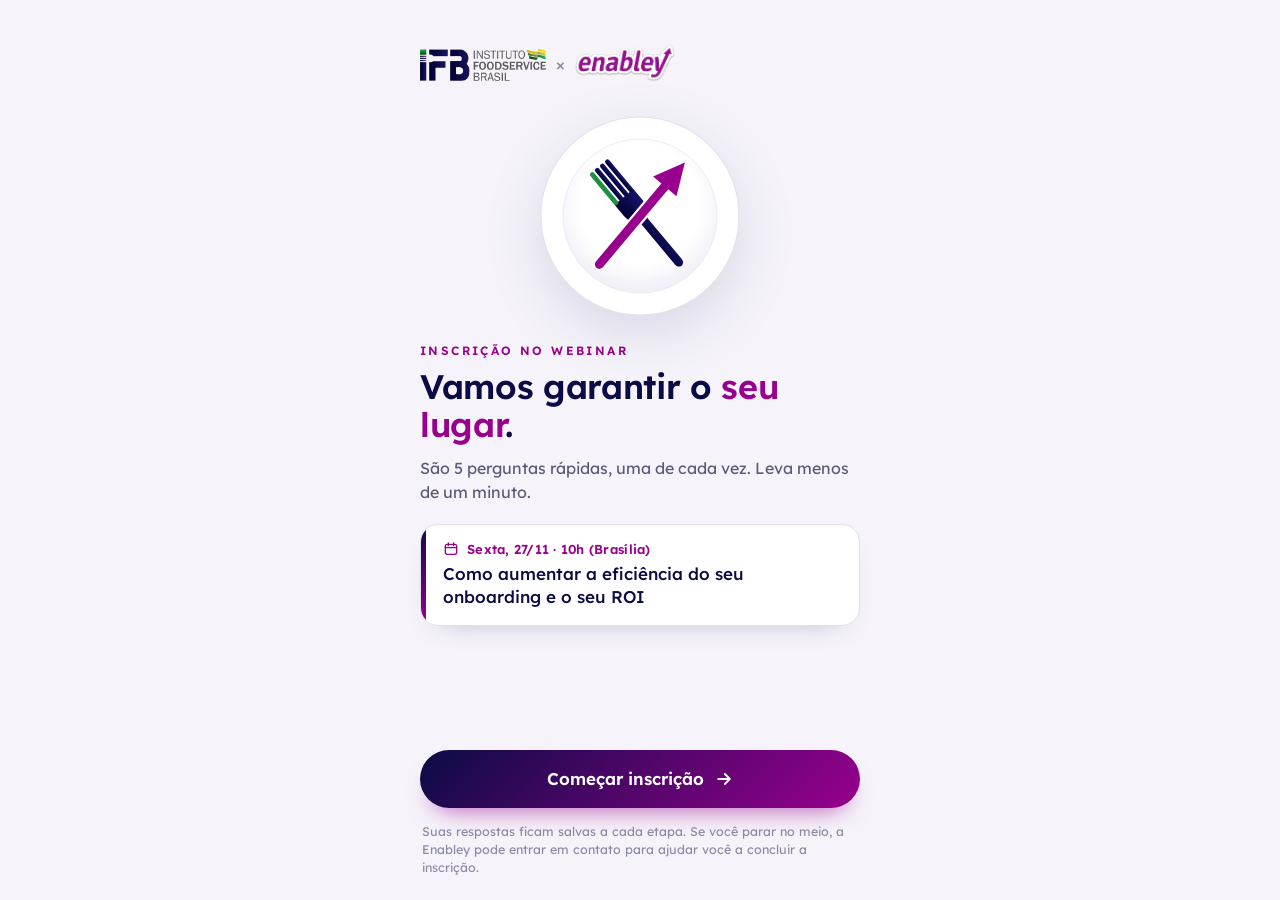
<file: index.html>
<!doctype html>
<html lang="pt-BR">
<head>
  <meta charset="utf-8">
  <meta name="viewport" content="width=device-width, initial-scale=1, viewport-fit=cover">
  <meta name="theme-color" content="#F6F4FA">
  <meta name="format-detection" content="telephone=no">
  <title>Inscrição no webinar · IFB × Enabley</title>
  <meta name="description" content="Inscreva-se no webinar de 27/11, às 10h: Como aumentar a eficiência do seu onboarding e o seu ROI.">
  <link rel="preload" href="assets/fontes/Lexend-Medium.ttf" as="font" type="font/ttf" crossorigin>
  <link rel="stylesheet" href="estilo.css">
</head>
<body>
  <!-- degradês usados pelos desenhos; fora das telas para não sumirem quando uma tela é escondida -->
  <svg class="defs" width="0" height="0" aria-hidden="true" focusable="false">
    <defs>
      <linearGradient id="gcabo" x1="0" y1="0" x2="1" y2="0"><stop offset="0" stop-color="#000033"/><stop offset="1" stop-color="#16166A"/></linearGradient>
      <radialGradient id="gprato" cx=".5" cy=".42" r=".6"><stop offset=".65" stop-color="#FFFFFF"/><stop offset="1" stop-color="#EFECF6"/></radialGradient>
    </defs>
  </svg>

  <main class="app">

    <header class="topo">
      <div class="marcas">
        <img class="logo-ifb" src="assets/logos/ifb-logo.png" alt="Instituto Foodservice Brasil">
        <span class="vezes" aria-hidden="true">×</span>
        <img class="logo-enabley" src="assets/logos/enabley-logo.png" alt="Enabley">
      </div>
      <div class="progresso" id="progresso" hidden>
        <button class="voltar" id="voltar" type="button" aria-label="Voltar">
          <svg viewBox="0 0 24 24" width="22" height="22" aria-hidden="true"><path d="M15 5l-7 7 7 7" fill="none" stroke="currentColor" stroke-width="2.2" stroke-linecap="round" stroke-linejoin="round"/></svg>
        </button>
        <div class="trilho" aria-hidden="true"><div class="barra" id="barra"></div></div>
        <span class="passo" id="passo">1 de 5</span>
      </div>
    </header>

    <!-- 1 · boas-vindas -->
    <section class="tela" id="tela-inicio">
      <div class="prato" aria-hidden="true">
        <!-- o garfo do IFB e a seta da Enabley cruzados sobre o prato, como na capa do deck -->
        <svg viewBox="0 0 1200 1200">
          <circle cx="600" cy="600" r="566" fill="#FFFFFF" stroke="#E3DFEE" stroke-width="6"/>
          <circle cx="600" cy="600" r="440" fill="url(#gprato)" stroke="#ECE9F3" stroke-width="5"/>
          <g class="garfo" transform="translate(600 600) rotate(-40) scale(.95)">
            <path d="M-74 -150 L74 -150 L74 -60 C74 -10 40 20 26 40 L26 360 C26 378 14 390 0 390 C-14 390 -26 378 -26 360 L-26 40 C-40 20 -74 -10 -74 -60 Z" fill="url(#gcabo)"/>
            <rect x="-74" y="-390" width="29" height="250" rx="14.5" fill="#209040"/>
            <rect x="-34.3" y="-390" width="29" height="250" rx="14.5" fill="url(#gcabo)"/>
            <rect x="5.3" y="-390" width="29" height="250" rx="14.5" fill="url(#gcabo)"/>
            <rect x="45" y="-390" width="29" height="250" rx="14.5" fill="url(#gcabo)"/>
          </g>
          <g class="seta" transform="translate(600 600) rotate(40) scale(.95)">
            <path d="M0 380 L0 -250" stroke="#FFFFFF" stroke-width="80" stroke-linecap="round"/>
            <path d="M0 -420 L-92 -232 L92 -232 Z" fill="#FFFFFF" stroke="#FFFFFF" stroke-width="28" stroke-linejoin="round"/>
            <path d="M0 380 L0 -250" stroke="#98008E" stroke-width="54" stroke-linecap="round"/>
            <path d="M0 -420 L-92 -232 L92 -232 Z" fill="#98008E"/>
          </g>
        </svg>
      </div>

      <p class="etiqueta">Inscrição no webinar</p>
      <h1 tabindex="-1">Vamos garantir o <span class="destaque">seu lugar</span>.</h1>
      <p class="texto">São 5 perguntas rápidas, uma de cada vez. Leva menos de um minuto.</p>

      <div class="evento">
        <p class="evento-data">
          <svg viewBox="0 0 24 24" width="16" height="16" aria-hidden="true"><rect x="3.5" y="5" width="17" height="15" rx="3" fill="none" stroke="currentColor" stroke-width="2"/><path d="M3.5 10h17M8 3v4M16 3v4" stroke="currentColor" stroke-width="2" stroke-linecap="round"/></svg>
          <span data-webinar="data"></span>
        </p>
        <p class="evento-titulo" data-webinar="titulo"></p>
      </div>

      <div class="rodape-acao">
        <button class="botao" id="comecar" type="button">
          Começar inscrição
          <svg viewBox="0 0 24 24" width="20" height="20" aria-hidden="true"><path d="M5 12h13M13 6l6 6-6 6" fill="none" stroke="currentColor" stroke-width="2.2" stroke-linecap="round" stroke-linejoin="round"/></svg>
        </button>
        <p class="consentimento">Suas respostas ficam salvas a cada etapa. Se você parar no meio, a Enabley pode entrar em contato para ajudar você a concluir a inscrição.</p>
      </div>
    </section>

    <!-- 2 · as perguntas, uma por tela (montadas pelo app.js) -->
    <div id="perguntas"></div>

    <!-- 3 · enviando -->
    <section class="tela" id="tela-enviando" hidden>
      <div class="carregando" role="status">
        <span class="roda" aria-hidden="true"></span>
        <p>Confirmando sua inscrição…</p>
      </div>
    </section>

    <!-- 4 · obrigado -->
    <section class="tela" id="tela-fim" hidden>
      <div class="talheres" aria-hidden="true">
        <!-- o fecho do deck: o garfo e a seta viram talheres ao lado do prato -->
        <svg viewBox="0 0 1400 1200">
          <g transform="translate(150 600) scale(.78)">
            <path d="M-74 -150 L74 -150 L74 -60 C74 -10 40 20 26 40 L26 360 C26 378 14 390 0 390 C-14 390 -26 378 -26 360 L-26 40 C-40 20 -74 -10 -74 -60 Z" fill="url(#gcabo)"/>
            <rect x="-74" y="-390" width="29" height="250" rx="14.5" fill="#209040"/>
            <rect x="-34.3" y="-390" width="29" height="250" rx="14.5" fill="url(#gcabo)"/>
            <rect x="5.3" y="-390" width="29" height="250" rx="14.5" fill="url(#gcabo)"/>
            <rect x="45" y="-390" width="29" height="250" rx="14.5" fill="url(#gcabo)"/>
          </g>
          <circle cx="700" cy="600" r="470" fill="#FFFFFF" stroke="#E3DFEE" stroke-width="6"/>
          <circle cx="700" cy="600" r="360" fill="url(#gprato)" stroke="#ECE9F3" stroke-width="5"/>
          <path class="visto" d="M545 612 L655 722 L862 492" fill="none" stroke="#98008E" stroke-width="74" stroke-linecap="round" stroke-linejoin="round"/>
          <g transform="translate(1250 600) scale(.78)">
            <path d="M0 380 L0 -250" stroke="#FFFFFF" stroke-width="80" stroke-linecap="round"/>
            <path d="M0 -420 L-92 -232 L92 -232 Z" fill="#FFFFFF" stroke="#FFFFFF" stroke-width="28" stroke-linejoin="round"/>
            <path d="M0 380 L0 -250" stroke="#98008E" stroke-width="54" stroke-linecap="round"/>
            <path d="M0 -420 L-92 -232 L92 -232 Z" fill="#98008E"/>
          </g>
        </svg>
      </div>

      <p class="etiqueta">Inscrição confirmada</p>
      <h1 id="fim-titulo" tabindex="-1">Tudo certo!</h1>
      <p class="texto" id="fim-convite">O convite com o link do Teams vai chegar no seu e-mail. Se não aparecer, confira o spam.</p>

      <div class="evento">
        <p class="evento-data">
          <svg viewBox="0 0 24 24" width="16" height="16" aria-hidden="true"><rect x="3.5" y="5" width="17" height="15" rx="3" fill="none" stroke="currentColor" stroke-width="2"/><path d="M3.5 10h17M8 3v4M16 3v4" stroke="currentColor" stroke-width="2" stroke-linecap="round"/></svg>
          <span data-webinar="data"></span>
        </p>
        <p class="evento-titulo" data-webinar="titulo"></p>
        <button class="botao-linha" id="agenda" type="button">
          <svg viewBox="0 0 24 24" width="18" height="18" aria-hidden="true"><rect x="3.5" y="5" width="17" height="15" rx="3" fill="none" stroke="currentColor" stroke-width="2"/><path d="M3.5 10h17M8 3v4M16 3v4M12 13v5M9.5 15.5h5" stroke="currentColor" stroke-width="2" stroke-linecap="round"/></svg>
          Adicionar à agenda
        </button>
      </div>

      <details class="teste" id="painel-teste" hidden>
        <summary>Modo de teste: ver os dados que seriam enviados</summary>
        <p>Sem backend: nenhum e-mail foi enviado de verdade. Os dados ficam só neste navegador.</p>
        <pre id="dados-teste"></pre>
        <button class="botao-linha" id="reiniciar" type="button">Fazer outra inscrição</button>
      </details>
    </section>

  </main>

  <!-- escolha do app de agenda (o app.js preenche as opções na ordem do aparelho) -->
  <dialog class="folha" id="folha-agenda" aria-labelledby="folha-titulo">
    <div class="folha-corpo">
      <span class="folha-alca" aria-hidden="true"></span>
      <p class="folha-titulo" id="folha-titulo">Adicionar à agenda</p>
      <p class="folha-texto">Escolha o seu app. O link do webinar no Teams já vai junto no evento.</p>
      <div class="folha-opcoes" id="opcoes-agenda"></div>
      <p class="nota-app" id="nota-app" hidden aria-live="polite">
        Abrindo o <span id="nome-app"></span>… Se o app não abrir,
        <a id="abrir-navegador" href="#" target="_blank" rel="noopener">abra no navegador</a>.
      </p>
      <button class="link" id="copiar-teams" type="button">Copiar só o link do webinar</button>
      <p class="nota" id="nota-copia" hidden aria-live="polite"></p>
      <button class="botao-linha" id="fechar-agenda" type="button">Cancelar</button>
    </div>
  </dialog>

  <script src="planilha.js"></script>
  <script src="evento.js"></script>
  <script src="app.js"></script>
</body>
</html>
</file>
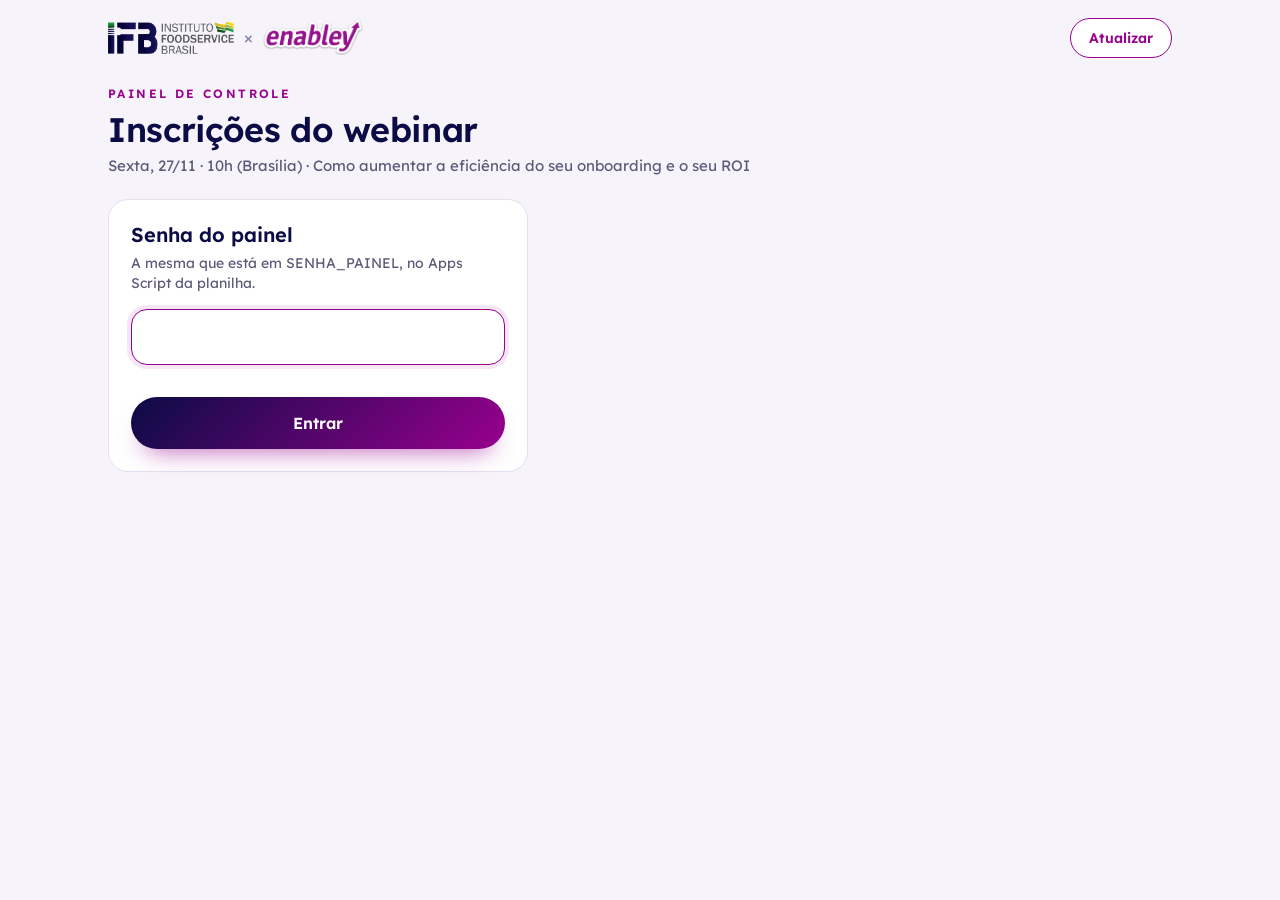
<file: painel/index.html>
<!doctype html>
<html lang="pt-BR">
<head>
  <meta charset="utf-8">
  <meta name="viewport" content="width=device-width, initial-scale=1, viewport-fit=cover">
  <meta name="robots" content="noindex, nofollow">
  <meta name="theme-color" content="#F6F4FA">
  <meta name="format-detection" content="telephone=no">
  <title>Painel de inscrições · IFB × Enabley</title>
  <link rel="stylesheet" href="../estilo.css">
  <link rel="stylesheet" href="painel.css">
</head>
<body>
  <main class="painel">

    <header class="cabeca">
      <div class="marcas">
        <img class="logo-ifb" src="../assets/logos/ifb-logo.png" alt="Instituto Foodservice Brasil">
        <span class="vezes" aria-hidden="true">×</span>
        <img class="logo-enabley" src="../assets/logos/enabley-logo.png" alt="Enabley">
      </div>
      <div class="cabeca-acoes">
        <span class="atualizado" id="atualizado" aria-live="polite"></span>
        <button class="botao-linha pequeno" id="atualizar" type="button">Atualizar</button>
        <button class="link sair" id="sair" type="button" hidden>Sair</button>
      </div>
    </header>

    <div class="titulo">
      <p class="etiqueta">Painel de controle</p>
      <h1>Inscrições do webinar</h1>
      <p class="sub"><span data-webinar="data"></span> · <span data-webinar="titulo"></span></p>
    </div>

    <p class="aviso-teste" id="aviso-teste" hidden>
      <strong>Modo de teste.</strong> A planilha ainda não está ligada (planilha.js vazio).
      Aqui aparecem só as inscrições feitas neste navegador.
    </p>

    <form class="entrar" id="entrar" hidden>
      <label class="entrar-titulo" for="senha">Senha do painel</label>
      <p class="entrar-texto">A mesma que está em SENHA_PAINEL, no Apps Script da planilha.</p>
      <div class="campo">
        <input id="senha" type="password" autocomplete="current-password" required>
      </div>
      <p class="erro" id="erro-senha" role="alert"></p>
      <button class="botao" type="submit">Entrar</button>
    </form>

    <section id="conteudo" hidden>
      <div class="numeros" id="numeros"></div>

      <div class="bloco">
        <h2>Apps de agenda escolhidos</h2>
        <p class="bloco-texto">Pessoas que tocaram em cada app. Uma pessoa pode escolher mais de um.</p>
        <div class="apps" id="apps"></div>
      </div>

      <div class="bloco">
        <div class="lista-topo">
          <h2>Inscritos <span class="contagem" id="contagem"></span></h2>
          <div class="lista-acoes">
            <input class="busca" id="busca" type="search" placeholder="Buscar nome, empresa, e-mail…" aria-label="Buscar inscrito">
            <button class="botao-linha pequeno" id="baixar" type="button">Baixar planilha (.csv)</button>
          </div>
        </div>
        <div class="linha cabecalho" aria-hidden="true">
          <span>Pessoa</span><span>Contato</span><span>Agenda</span><span>Inscrição</span>
        </div>
        <div id="linhas"></div>
        <p class="vazio" id="vazio" hidden></p>
      </div>

      <div class="bloco">
        <div class="lista-topo">
          <div>
            <h2>Não concluíram <span class="contagem" id="contagem-parciais"></span></h2>
            <p class="bloco-texto sem-margem">Começaram e pararam no meio. Ficam aqui os dados até a etapa em que pararam.</p>
          </div>
          <div class="lista-acoes">
            <button class="botao-linha pequeno" id="baixar-parciais" type="button">Baixar planilha (.csv)</button>
          </div>
        </div>
        <div class="linha cabecalho" aria-hidden="true">
          <span>Pessoa</span><span>Contato</span><span>Parou em</span><span>Última resposta</span>
        </div>
        <div id="linhas-parciais"></div>
        <p class="vazio" id="vazio-parciais" hidden>Ninguém parou no meio até agora.</p>
      </div>
    </section>

  </main>

  <script src="../planilha.js"></script>
  <script src="../evento.js"></script>
  <script src="painel.js"></script>
</body>
</html>
</file>
<file: estilo.css>
/* Inscrição no webinar · IFB × Enabley
 * Paleta B (clara) e Lexend, as mesmas do deck do IFB (padrao.json do projeto ifb-webinar-company-brain).
 * Erro e acerto vêm do Enabley Design System (--enb-error, --enb-success).
 */

@font-face { font-family: "Lexend"; src: url("assets/fontes/Lexend-Regular.ttf") format("truetype"); font-weight: 400; font-display: swap; }
@font-face { font-family: "Lexend"; src: url("assets/fontes/Lexend-Medium.ttf") format("truetype"); font-weight: 500; font-display: swap; }
@font-face { font-family: "Lexend"; src: url("assets/fontes/Lexend-SemiBold.ttf") format("truetype"); font-weight: 600; font-display: swap; }

:root {
  color-scheme: light;
  --fundo: #F6F4FA;
  --ind: #0B0B45;
  --mag: #98008E;
  --t2: #5B5A78;
  --t3: #8C8AA6;
  --borda: #E3DFEE;
  --mag-claro: #F5E6F4;
  --ind-claro: #ECEBF5;
  --branco: #FFFFFF;
  --ponte: linear-gradient(135deg, #0B0B45 0%, #98008E 100%);
  --erro: #D92D43;
  --erro-claro: #FCE9EC;
  --ok: #00A33D;
  --ease: cubic-bezier(.2, 0, 0, 1);
}

* { box-sizing: border-box; }
html { -webkit-text-size-adjust: 100%; }

body {
  margin: 0;
  background: var(--fundo);
  color: var(--ind);
  font-family: "Lexend", system-ui, -apple-system, "Segoe UI", sans-serif;
  -webkit-font-smoothing: antialiased;
  -webkit-tap-highlight-color: transparent;
}

.defs { position: absolute; width: 0; height: 0; overflow: hidden; }

button { font-family: inherit; cursor: pointer; }

.app {
  min-height: 100vh;
  min-height: 100dvh;
  max-width: 480px;
  margin: 0 auto;
  display: flex;
  flex-direction: column;
  padding: calc(env(safe-area-inset-top) + 18px) 20px calc(env(safe-area-inset-bottom) + 20px);
}

/* ── topo ─────────────────────────────────────────── */

.topo { flex: none; }

.marcas { display: flex; align-items: center; gap: 10px; }
.logo-ifb { height: 32px; width: auto; display: block; }
.logo-enabley { height: 36px; width: auto; display: block; margin-top: -3px; }
.vezes { color: var(--t3); font-size: 18px; line-height: 1; }

.progresso { display: flex; align-items: center; gap: 12px; margin-top: 20px; }
.progresso[hidden] { display: none; }

.voltar {
  flex: none;
  width: 42px; height: 42px;
  border-radius: 50%;
  border: 1.5px solid var(--borda);
  background: var(--branco);
  color: var(--ind);
  display: grid; place-items: center;
  padding: 0;
}
.voltar:active { background: var(--ind-claro); }

.trilho { flex: 1; height: 6px; border-radius: 3px; background: var(--ind-claro); overflow: hidden; }
.barra { height: 100%; width: 0; background: var(--ponte); border-radius: inherit; transition: width .45s var(--ease); }
.passo { font-size: 13px; font-weight: 500; color: var(--t2); white-space: nowrap; font-variant-numeric: tabular-nums; }

/* ── telas ────────────────────────────────────────── */

.tela { flex: 1; display: flex; flex-direction: column; padding-top: 26px; }
.tela[hidden] { display: none; }

.entra { animation: entra .4s var(--ease) both; }
.entra-volta { animation: entra-volta .4s var(--ease) both; }
@keyframes entra { from { opacity: 0; transform: translateX(28px); } to { opacity: 1; transform: none; } }
@keyframes entra-volta { from { opacity: 0; transform: translateX(-28px); } to { opacity: 1; transform: none; } }

h1 {
  font-size: clamp(28px, 8.2vw, 34px);
  line-height: 1.12;
  font-weight: 600;
  letter-spacing: -.01em;
  margin: 0 0 12px;
  color: var(--ind);
  outline: none;
}
.destaque { color: var(--mag); }

.etiqueta {
  font-size: 12px;
  font-weight: 600;
  letter-spacing: .2em;
  text-transform: uppercase;
  color: var(--mag);
  margin: 0 0 10px;
}

.texto { font-size: 16px; line-height: 1.5; color: var(--t2); margin: 0 0 20px; }
.texto strong { color: var(--ind); font-weight: 600; overflow-wrap: anywhere; }

/* prato da capa */
.prato {
  width: min(52vw, 210px);
  align-self: center;
  margin: 4px 0 22px;
  filter: drop-shadow(0 18px 28px rgba(11, 11, 69, .12));
}
.prato svg, .talheres svg { display: block; width: 100%; height: auto; }
.tela.entra .prato { animation: pousa .7s var(--ease) both; }
@keyframes pousa { from { opacity: 0; transform: scale(.85) rotate(-8deg); } to { opacity: 1; transform: none; } }

/* cartão do evento */
.evento {
  position: relative;
  overflow: hidden;
  background: var(--branco);
  border: 1px solid var(--borda);
  border-radius: 18px;
  padding: 16px 18px 16px 22px;
  box-shadow: 0 12px 30px -20px rgba(11, 11, 69, .35);
}
.evento::before { content: ""; position: absolute; left: 0; top: 0; bottom: 0; width: 5px; background: var(--ponte); }
.evento-data {
  display: flex; align-items: center; gap: 8px;
  font-size: 13px; font-weight: 600; letter-spacing: .02em;
  color: var(--mag);
  margin: 0 0 6px;
}
.evento-titulo { font-size: 17px; line-height: 1.35; font-weight: 500; color: var(--ind); margin: 0; }
.evento .botao-linha { margin-top: 14px; }

/* ── botões ───────────────────────────────────────── */

.rodape-acao {
  margin-top: auto;
  position: sticky;
  bottom: 0;
  padding-top: 28px;
  padding-bottom: 4px;
  background: linear-gradient(to bottom, rgba(246, 244, 250, 0), var(--fundo) 40%);
}

.botao {
  width: 100%;
  height: 58px;
  border: 0;
  border-radius: 999px;
  background: var(--ponte);
  color: var(--branco);
  font-size: 17px;
  font-weight: 600;
  display: flex; align-items: center; justify-content: center; gap: 10px;
  box-shadow: 0 14px 26px -14px rgba(152, 0, 142, .7);
  transition: transform .15s var(--ease), opacity .2s var(--ease), box-shadow .2s var(--ease);
}
.botao:active { transform: scale(.98); }
.botao[aria-disabled="true"] { opacity: .38; box-shadow: none; }
.botao:focus-visible, .botao-linha:focus-visible, .voltar:focus-visible, .link:focus-visible {
  outline: 3px solid var(--mag);
  outline-offset: 3px;
}

.botao-linha {
  width: 100%;
  height: 50px;
  border-radius: 999px;
  border: 1.5px solid var(--mag);
  background: var(--branco);
  color: var(--mag);
  font-size: 15px;
  font-weight: 600;
  display: flex; align-items: center; justify-content: center; gap: 8px;
}
.botao-linha:active { background: var(--mag-claro); }
.botao-linha:disabled { border-color: var(--borda); color: var(--t3); }

.link {
  display: block;
  margin: 12px auto 0;
  padding: 8px;
  border: 0;
  background: none;
  color: var(--t2);
  font-size: 14px;
  font-weight: 500;
  text-decoration: underline;
  text-underline-offset: 3px;
}

/* ── perguntas ────────────────────────────────────── */

.pergunta-titulo {
  display: block;
  font-size: clamp(24px, 7vw, 28px);
  line-height: 1.2;
  font-weight: 600;
  color: var(--ind);
  margin: 0 0 8px;
}
.ajuda { font-size: 15px; line-height: 1.45; color: var(--t2); margin: 0 0 22px; }

.campo {
  position: relative;
  display: flex;
  align-items: center;
  background: var(--branco);
  border: 1.5px solid var(--borda);
  border-radius: 16px;
  transition: border-color .15s var(--ease), box-shadow .15s var(--ease);
}
.campo:focus-within { border-color: var(--mag); box-shadow: 0 0 0 4px var(--mag-claro); }
.campo.com-erro { border-color: var(--erro); box-shadow: 0 0 0 4px var(--erro-claro); }

.campo input {
  flex: 1;
  min-width: 0;
  height: 62px;
  border: 0;
  border-radius: 16px;
  background: transparent;
  padding: 0 50px 0 18px;
  font-family: inherit;
  font-size: 20px;            /* 16px ou mais: o iPhone não dá zoom ao focar */
  font-weight: 500;
  color: var(--ind);
  outline: none;
}
.campo input::placeholder { color: #B9B6CC; font-weight: 400; }
.campo.tem-prefixo input { padding-left: 8px; letter-spacing: .02em; }
.prefixo { padding-left: 18px; font-size: 20px; font-weight: 500; color: var(--t3); }

.certo {
  position: absolute;
  right: 16px;
  width: 26px; height: 26px;
  color: var(--ok);
  opacity: 0;
  transform: scale(.5);
  transition: opacity .2s var(--ease), transform .25s var(--ease);
  pointer-events: none;
}
.campo.valido .certo { opacity: 1; transform: none; }

.erro { min-height: 22px; margin: 10px 2px 0; font-size: 14px; line-height: 1.4; font-weight: 500; color: var(--erro); }
.erro.aviso { color: var(--t2); }

.pergunta .botao { margin-top: 16px; }

.consentimento { font-size: 12.5px; line-height: 1.45; color: var(--t3); margin: 14px 2px 0; }

/* campo-isca contra robôs: fora da tela, invisível para pessoas */
.isca { position: absolute; left: -9999px; top: auto; width: 1px; height: 1px; overflow: hidden; }

.treme { animation: treme .4s var(--ease); }
@keyframes treme {
  20% { transform: translateX(-8px); }
  40% { transform: translateX(7px); }
  60% { transform: translateX(-5px); }
  80% { transform: translateX(3px); }
}

/* ── enviando ─────────────────────────────────────── */

.carregando { margin: auto; text-align: center; color: var(--t2); font-size: 16px; }
.roda {
  display: block;
  width: 54px; height: 54px;
  margin: 0 auto 18px;
  border-radius: 50%;
  background: conic-gradient(from 0deg, rgba(152, 0, 142, 0), var(--mag));
  -webkit-mask: radial-gradient(farthest-side, transparent calc(100% - 6px), #000 calc(100% - 5px));
          mask: radial-gradient(farthest-side, transparent calc(100% - 6px), #000 calc(100% - 5px));
  animation: gira .9s linear infinite;
}
@keyframes gira { to { transform: rotate(360deg); } }

/* ── obrigado ─────────────────────────────────────── */

.talheres { width: min(52vw, 210px); align-self: center; margin: 0 0 16px; filter: drop-shadow(0 18px 28px rgba(11, 11, 69, .12)); }
.talheres .visto { stroke-dasharray: 520; stroke-dashoffset: 520; }
.tela.entra .talheres .visto { animation: risca .6s .25s var(--ease) forwards; }
@keyframes risca { to { stroke-dashoffset: 0; } }
.confetes { position: fixed; inset: 0; width: 100%; height: 100%; pointer-events: none; z-index: 50; }

.nota { font-size: 14px !important; color: var(--ok) !important; font-weight: 500; text-align: center; margin: 12px 0 0 !important; }
.nota[hidden] { display: none; }

.teste {
  margin-top: 22px;
  border: 1px dashed var(--t3);
  border-radius: 14px;
  padding: 12px 14px;
  font-size: 13px;
  color: var(--t2);
}
.teste[hidden] { display: none; }
.teste summary { font-weight: 600; cursor: pointer; }
.teste pre {
  white-space: pre-wrap;
  word-break: break-word;
  font-size: 12px;
  line-height: 1.45;
  background: var(--branco);
  border-radius: 10px;
  padding: 10px;
  margin: 10px 0 12px;
}

/* ── folha da agenda ─────────────────────────────── */

.folha {
  width: 100%;
  max-width: 480px;
  max-height: 92dvh;
  margin: auto auto 0;
  padding: 0;
  border: 0;
  border-radius: 24px 24px 0 0;
  background: var(--branco);
  color: var(--ind);
  box-shadow: 0 -10px 40px rgba(11, 11, 69, .18);
}
.folha::backdrop { background: rgba(11, 11, 69, .45); }
.folha[open] { animation: sobe .32s var(--ease) both; }
@keyframes sobe { from { transform: translateY(40px); opacity: 0; } to { transform: none; opacity: 1; } }

.folha-corpo { padding: 10px 20px calc(env(safe-area-inset-bottom) + 18px); }
.folha-alca { display: block; width: 40px; height: 5px; border-radius: 3px; background: var(--borda); margin: 0 auto 16px; }
.folha-titulo { font-size: 20px; font-weight: 600; margin: 0 0 6px; }
.folha-texto { font-size: 14px; line-height: 1.45; color: var(--t2); margin: 0 0 16px; }

.folha-opcoes { display: grid; gap: 10px; }
.app-agenda {
  display: flex;
  align-items: center;
  gap: 14px;
  min-height: 64px;
  padding: 10px 14px;
  border: 1.5px solid var(--borda);
  border-radius: 16px;
  background: var(--fundo);
  color: var(--ind);
  text-decoration: none;
}
.app-agenda:active { transform: scale(.99); }
.app-agenda:focus-visible { outline: 3px solid var(--mag); outline-offset: 2px; }
.app-icone { flex: none; width: 40px; height: 40px; border-radius: 12px; display: grid; place-items: center; background: var(--branco); color: var(--mag); }
.app-icone img { width: 30px; height: 30px; object-fit: contain; }
.app-texto { flex: 1; min-width: 0; display: grid; gap: 2px; }
.app-nome { font-size: 16px; font-weight: 600; }
.app-sub { font-size: 13px; color: var(--t2); }
.nota-app {
  margin: 12px 0 0;
  padding: 12px 14px;
  border-radius: 14px;
  background: var(--mag-claro);
  font-size: 14px;
  line-height: 1.45;
  color: var(--ind);
}
.nota-app[hidden] { display: none; }
.nota-app a { color: var(--mag); font-weight: 600; text-underline-offset: 3px; }
.folha .botao-linha { margin-top: 12px; border-color: var(--borda); color: var(--t2); }

@media (min-width: 700px) {
  .folha { margin: auto; border-radius: 24px; }
}

@media (min-width: 700px) {
  .app { padding-top: 48px; }
}

@media (prefers-reduced-motion: reduce) {
  *, *::before, *::after { animation-duration: .001ms !important; animation-delay: 0s !important; transition-duration: .001ms !important; }
  .talheres .visto { stroke-dashoffset: 0; }
}
</file>
<file: painel/painel.css>
/* Painel de inscrições: usa as cores, a fonte e os botões do estilo.css da página de inscrição. */

.painel {
  max-width: 1120px;
  margin: 0 auto;
  padding: calc(env(safe-area-inset-top) + 18px) 16px calc(env(safe-area-inset-bottom) + 40px);
}

.cabeca { display: flex; align-items: center; justify-content: space-between; gap: 12px; flex-wrap: wrap; }
.cabeca-acoes { display: flex; align-items: center; gap: 12px; flex-wrap: wrap; }
.atualizado { font-size: 13px; color: var(--t3); }

.botao-linha.pequeno { width: auto; height: 40px; padding: 0 18px; font-size: 14px; }
.link.sair { margin: 0; }
.link.sair[hidden] { display: none; }

.titulo { margin: 28px 0 22px; }
.titulo h1 { font-size: clamp(26px, 5vw, 34px); margin-bottom: 6px; }
.sub { margin: 0; font-size: 15px; line-height: 1.45; color: var(--t2); }

.aviso-teste {
  margin: 0 0 22px;
  padding: 12px 16px;
  border: 1px dashed var(--t3);
  border-radius: 14px;
  font-size: 14px;
  line-height: 1.5;
  color: var(--t2);
}
.aviso-teste[hidden], .entrar[hidden], #conteudo[hidden] { display: none; }

/* ── senha ─────────────────────────────────────────── */

.entrar {
  max-width: 420px;
  background: var(--branco);
  border: 1px solid var(--borda);
  border-radius: 20px;
  padding: 22px;
}
.entrar-titulo { display: block; font-size: 20px; font-weight: 600; }
.entrar-texto { margin: 6px 0 16px; font-size: 14px; line-height: 1.45; color: var(--t2); }
.entrar .campo input { height: 54px; font-size: 18px; padding-right: 18px; }
.entrar .botao { height: 52px; font-size: 16px; }

/* ── números ───────────────────────────────────────── */

.numeros { display: grid; grid-template-columns: repeat(2, minmax(0, 1fr)); gap: 12px; margin-bottom: 14px; }
.numero {
  position: relative;
  overflow: hidden;
  background: var(--branco);
  border: 1px solid var(--borda);
  border-radius: 18px;
  padding: 16px 16px 16px 20px;
}
.numero:first-child::before { content: ""; position: absolute; left: 0; top: 0; bottom: 0; width: 5px; background: var(--ponte); }
.numero-valor { display: block; font-size: 34px; line-height: 1.1; font-weight: 600; font-variant-numeric: tabular-nums; }
.numero-nome { display: block; margin-top: 4px; font-size: 14px; line-height: 1.35; font-weight: 500; }
.numero-parte { display: block; margin-top: 2px; font-size: 13px; color: var(--t3); }

/* ── blocos ────────────────────────────────────────── */

.bloco {
  background: var(--branco);
  border: 1px solid var(--borda);
  border-radius: 20px;
  padding: 18px 16px;
  margin-top: 14px;
}
.bloco h2 { margin: 0; font-size: 18px; font-weight: 600; }
.bloco-texto { margin: 4px 0 14px; font-size: 13px; color: var(--t2); }

.apps { display: grid; gap: 10px; }
.app-linha { display: grid; grid-template-columns: 32px minmax(0, 150px) 1fr 44px; align-items: center; gap: 12px; }
.app-linha .app-icone { width: 32px; height: 32px; border-radius: 9px; background: var(--fundo); }
.app-linha .app-icone img { width: 24px; height: 24px; }
.app-linha-nome { font-size: 14px; font-weight: 500; }
.app-trilho { height: 10px; border-radius: 5px; background: var(--ind-claro); overflow: hidden; }
.app-barra { height: 100%; border-radius: inherit; background: var(--mag); min-width: 0; transition: width .4s var(--ease); }
.app-valor { font-size: 15px; font-weight: 600; text-align: right; font-variant-numeric: tabular-nums; }

/* ── lista ─────────────────────────────────────────── */

.lista-topo { display: flex; align-items: center; justify-content: space-between; gap: 12px; flex-wrap: wrap; margin-bottom: 12px; }
.contagem { color: var(--t3); font-weight: 500; }
.bloco-texto.sem-margem { margin-bottom: 0; }
.selo.parou { background: var(--erro-claro); color: var(--erro); }
.sem-contato { color: var(--t3); }
.lista-acoes { display: flex; gap: 10px; flex-wrap: wrap; flex: 1; justify-content: flex-end; }
.busca {
  flex: 1 1 200px;
  min-width: 0;
  max-width: 320px;
  height: 40px;
  padding: 0 16px;
  border: 1.5px solid var(--borda);
  border-radius: 999px;
  background: var(--fundo);
  font-family: inherit;
  font-size: 16px;
  color: var(--ind);
  outline: none;
}
.busca:focus { border-color: var(--mag); box-shadow: 0 0 0 4px var(--mag-claro); }

.linha { display: grid; gap: 6px; padding: 14px 0; border-top: 1px solid var(--borda); font-size: 14px; }
.linha.cabecalho { display: none; }
.pessoa-nome { font-size: 15px; font-weight: 600; overflow-wrap: anywhere; }
.pessoa-cargo { color: var(--t2); overflow-wrap: anywhere; }
.contato { display: grid; gap: 2px; min-width: 0; }
.contato a { color: var(--ind); text-decoration: none; overflow-wrap: anywhere; }
.contato a:hover { color: var(--mag); text-decoration: underline; }
.contato .whats { color: var(--t2); }
.quando { color: var(--t3); font-size: 13px; font-variant-numeric: tabular-nums; }

.selos { display: flex; flex-wrap: wrap; gap: 6px; align-items: flex-start; }
.selo { font-size: 12px; font-weight: 500; padding: 4px 10px; border-radius: 999px; background: var(--mag-claro); color: var(--mag); white-space: nowrap; }
.selo.neutro { background: var(--ind-claro); color: var(--ind); }
.selo.apagado { background: transparent; color: var(--t3); padding-left: 0; }

.vazio { margin: 0; padding: 18px 0 4px; border-top: 1px solid var(--borda); color: var(--t2); font-size: 14px; }
.vazio[hidden] { display: none; }

@media (min-width: 760px) {
  .painel { padding-left: 28px; padding-right: 28px; }
  .numeros { grid-template-columns: repeat(4, minmax(0, 1fr)); }
  .bloco { padding: 22px 24px; }
  .app-linha { grid-template-columns: 32px 170px 1fr 44px; }
  .linha { grid-template-columns: minmax(0, 1.25fr) minmax(0, 1.35fr) minmax(0, 1.2fr) 110px; gap: 16px; align-items: start; }
  .linha.cabecalho { display: grid; padding: 4px 0 10px; border-top: 0; font-size: 12px; font-weight: 600; letter-spacing: .08em; text-transform: uppercase; color: var(--t3); }
  .quando { text-align: right; }
  .linha.cabecalho span:last-child { text-align: right; }
}
</file>
